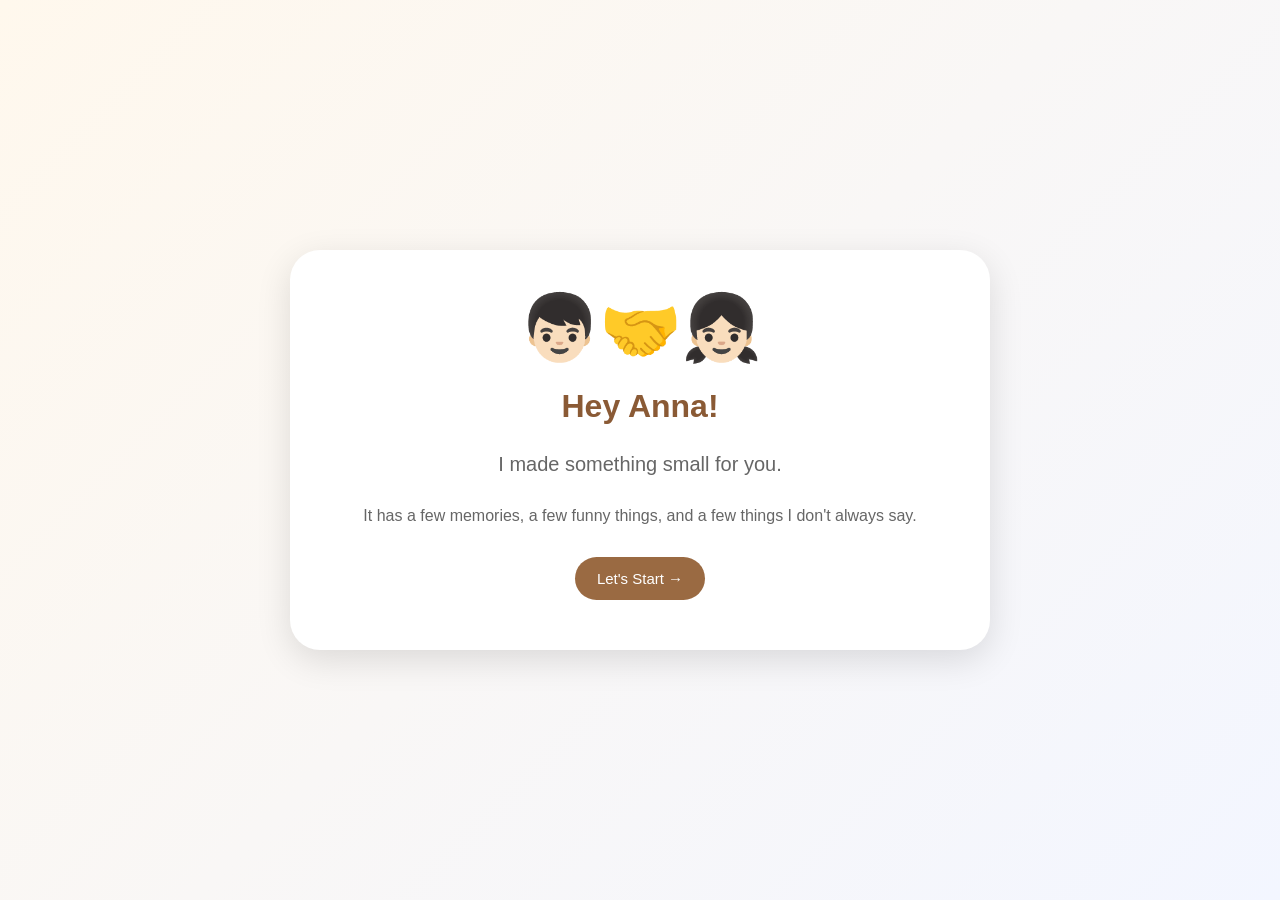
<file: index.html>
<!DOCTYPE html>
<html lang="en">

<head>
    <meta charset="UTF-8">

    <meta name="viewport"
          content="width=device-width, initial-scale=1.0">

    <title>For My Brother</title>

    <link rel="stylesheet" href="style.css">
</head>

<body>

    <div class="page">

        <div class="card">

            <div class="siblings">
                👦🏻🤝👧🏻
            </div>

            <h1>Hey Anna!</h1>

            <p class="big-text">
                I made something small for you.
            </p>

            <p>
                It has a few memories,
                a few funny things,
                and a few things I don't always say.
            </p>

            <button onclick="location.href='memories.html'">

                Let's Start →

            </button>

        </div>

    </div>

</body>

</html>
</file>
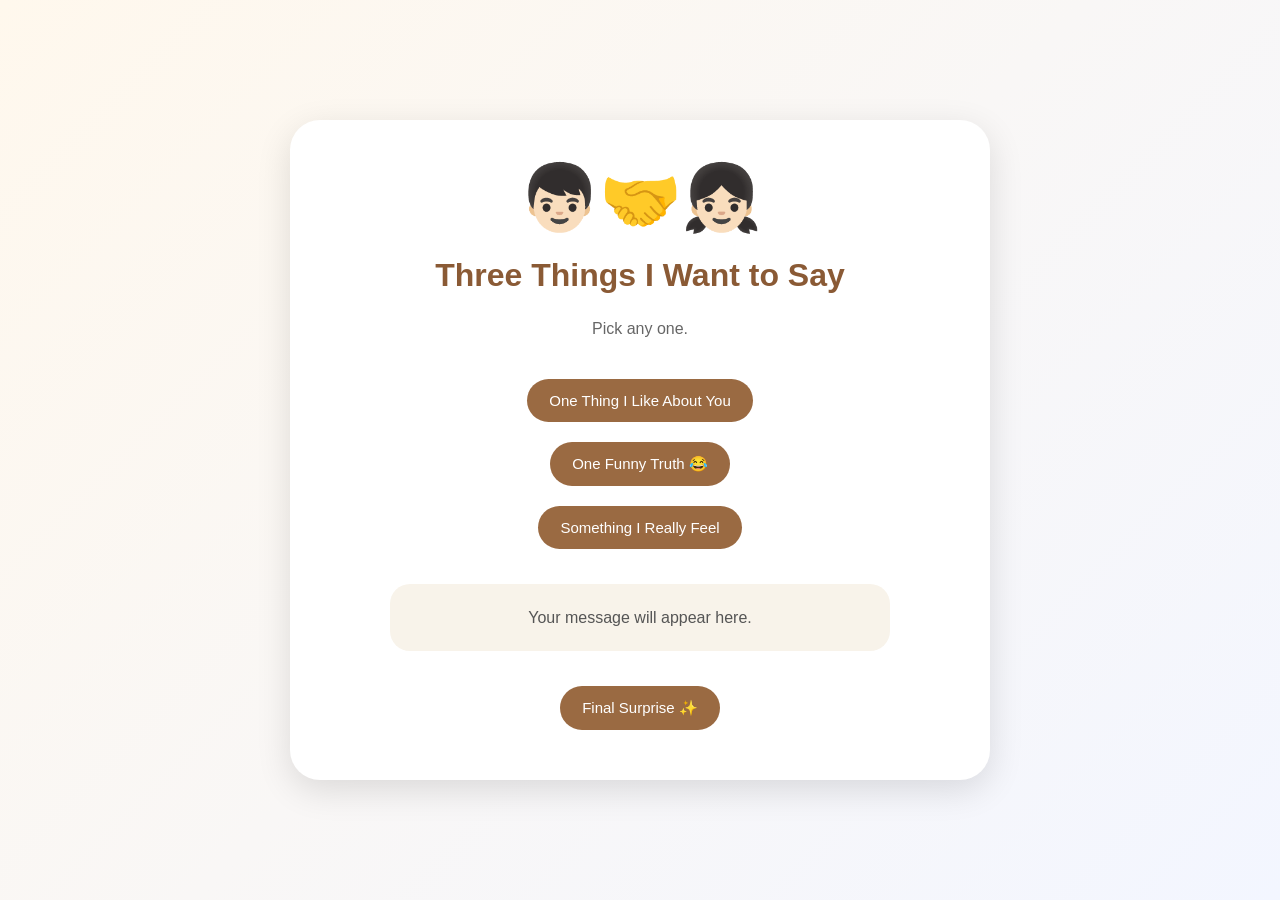
<file: feelings.html>
<!DOCTYPE html>
<html lang="en">

<head>

    <meta charset="UTF-8">

    <meta name="viewport"
          content="width=device-width, initial-scale=1.0">

    <title>Things I Want to Say</title>

    <link rel="stylesheet" href="style.css">

</head>

<body>

    <div class="page">

        <div class="card">

            <div class="siblings">
                👦🏻🤝👧🏻
            </div>

            <h1>Three Things I Want to Say</h1>

            <p>
                Pick any one.
            </p>


            <div class="feeling-buttons">

                <button onclick="showFeeling('like')">

                    One Thing I Like About You

                </button>


                <button onclick="showFeeling('funny')">

                    One Funny Truth 😂

                </button>


                <button onclick="showFeeling('real')">

                    Something I Really Feel

                </button>

            </div>


            <div id="feelingMessage"
                 class="message-popup">

                Your message will appear here.

            </div>


            <button onclick="location.href='surprise.html'">

                Final Surprise ✨

            </button>

        </div>

    </div>


    <script src="script.js"></script>

</body>

</html>
</file>
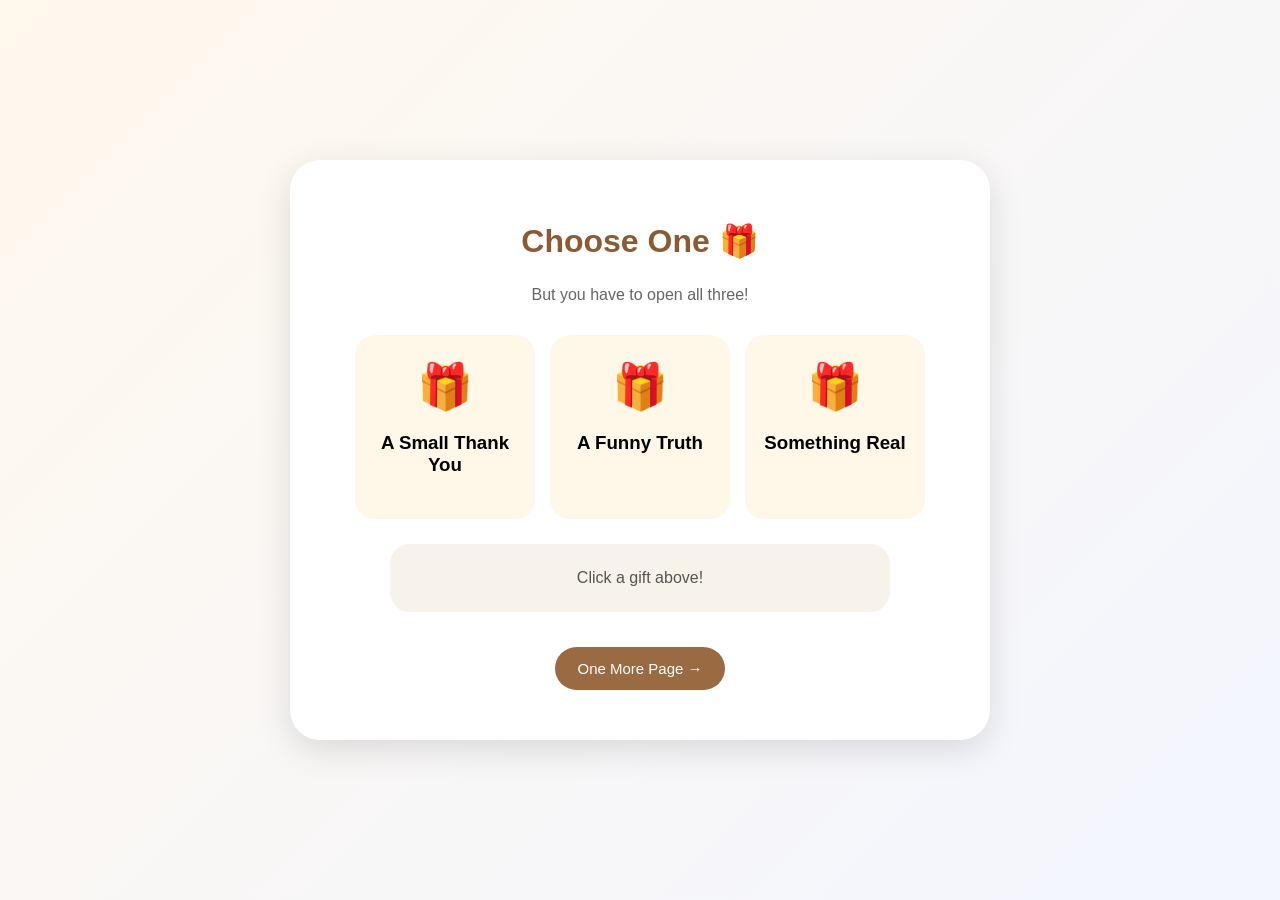
<file: gifts.html>
<!DOCTYPE html>
<html lang="en">

<head>

    <meta charset="UTF-8">

    <meta name="viewport"
          content="width=device-width, initial-scale=1.0">

    <title>Choose a Gift</title>

    <link rel="stylesheet" href="style.css">

</head>

<body>

    <div class="page">

        <div class="card">

            <h1>Choose One 🎁</h1>

            <p>
                But you have to open all three!
            </p>


            <div class="gift-container">


                <div class="gift"
                     onclick="openGift('gift1')">

                    <div class="gift-icon">
                        🎁
                    </div>

                    <h3>A Small Thank You</h3>

                </div>


                <div class="gift"
                     onclick="openGift('gift2')">

                    <div class="gift-icon">
                        🎁
                    </div>

                    <h3>A Funny Truth</h3>

                </div>


                <div class="gift"
                     onclick="openGift('gift3')">

                    <div class="gift-icon">
                        🎁
                    </div>

                    <h3>Something Real</h3>

                </div>

            </div>


            <div id="giftMessage"
                 class="message-popup">

                Click a gift above!

            </div>


            <button onclick="location.href='feelings.html'">

                One More Page →

            </button>

        </div>

    </div>


    <script src="script.js"></script>

</body>

</html>
</file>
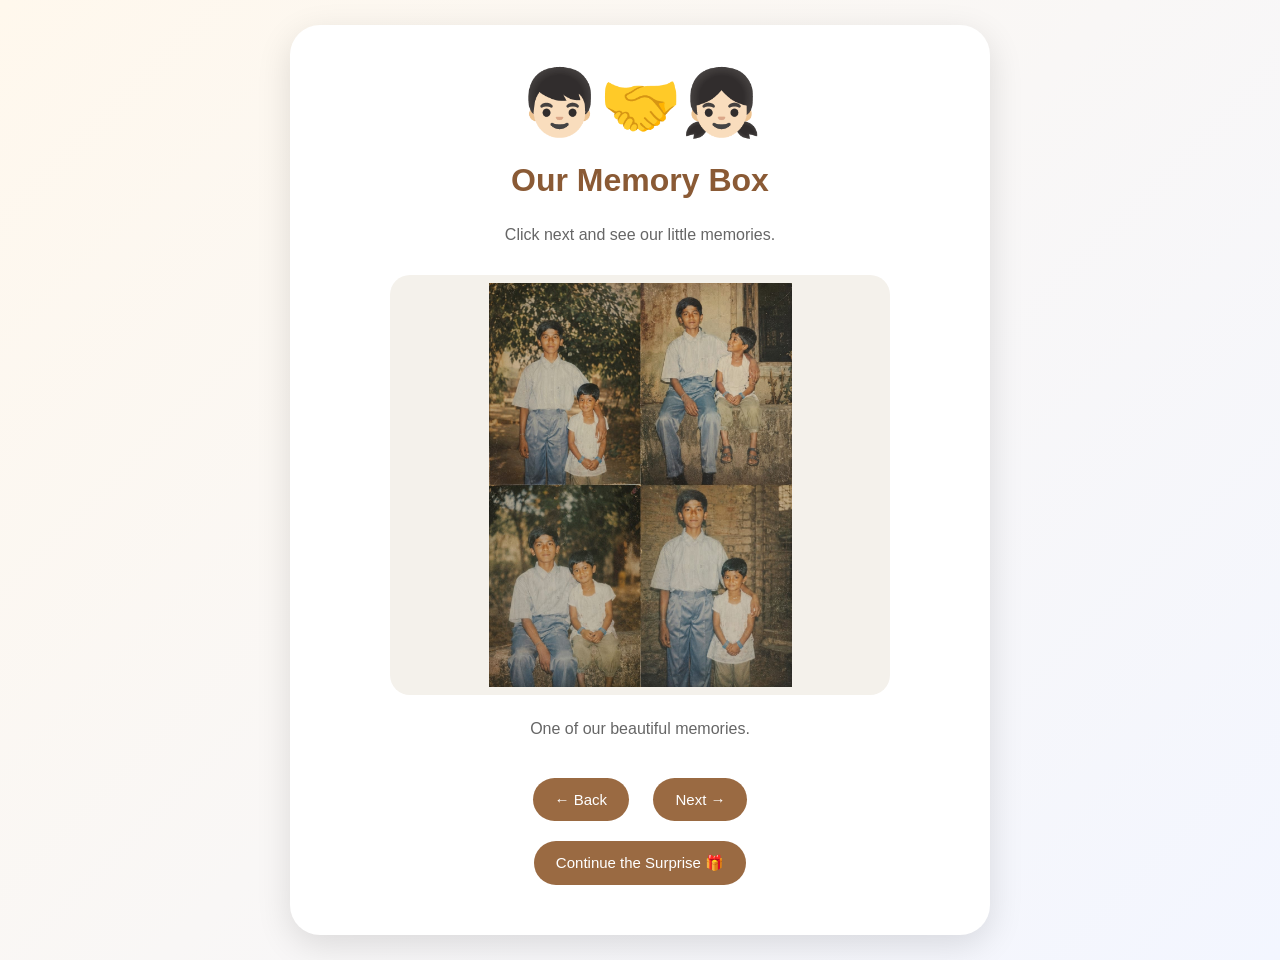
<file: memories.html>
<!DOCTYPE html>
<html lang="en">

<head>

    <meta charset="UTF-8">

    <meta name="viewport"
          content="width=device-width, initial-scale=1.0">

    <title>Our Memories</title>

    <link rel="stylesheet" href="style.css">

</head>

<body>

    <div class="page">

        <div class="card">

            <div class="siblings">
                👦🏻🤝👧🏻
            </div>

            <h1>Our Memory Box</h1>

            <p>
                Click next and see our little memories.
            </p>


            <div class="memory-box">

                <img id="memoryPhoto"
                   src="images/photo1.jpg"
                   alt="Me and my brother">

               


                <p id="memoryText">

                    One of our beautiful memories.

                </p>

            </div>


            <div class="memory-buttons">

                <button onclick="previousPhoto()">
                    ← Back
                </button>

                <button onclick="nextPhoto()">
                    Next →
                </button>

            </div>


            <button onclick="location.href='gifts.html'">

                Continue the Surprise 🎁

            </button>

        </div>

    </div>


    <script src="script.js"></script>

</body>

</html>
</file>
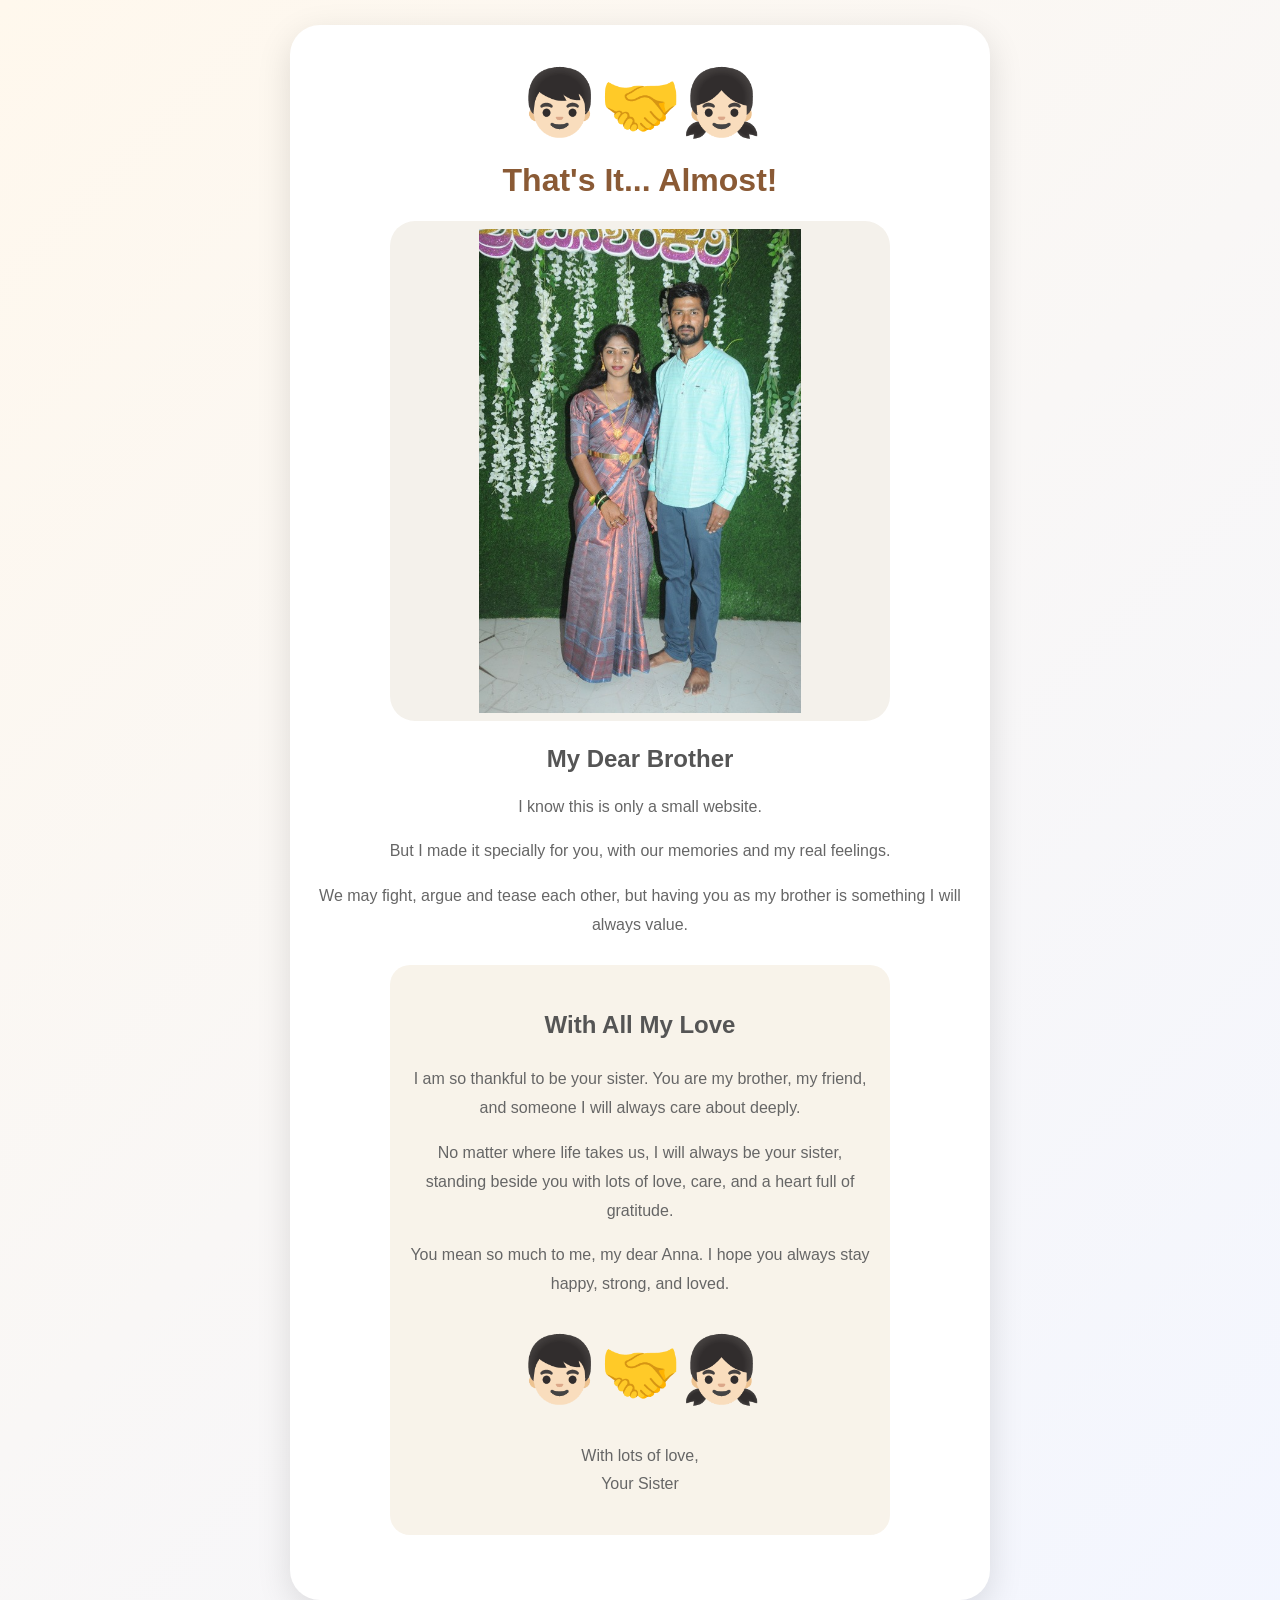
<file: surprise.html>
<!DOCTYPE html>
<html lang="en">

<head>

    <meta charset="UTF-8">

    <meta name="viewport"
          content="width=device-width, initial-scale=1.0">

    <title>A Small Surprise</title>

    <link rel="stylesheet" href="style.css">

</head>

<body>

    <div class="page">

        <div class="card">

            <div class="siblings">
                👦🏻🤝👧🏻
            </div>

            <h1>That's It... Almost!</h1>


            <div class="final-photo-box">

                 <img src="images/photo4.jpg"
                     alt="Me and my brother">

            </div>


            <h2>My Dear Brother</h2>


            <p>
                I know this is only a small website.
            </p>

            <p>
                But I made it specially for you,
                with our memories and my real feelings.
            </p>

            <p>
                We may fight, argue and tease each other,
                but having you as my brother is something
                I will always value.
            </p>


            <div class="message-popup">

                <h2>With All My Love</h2>

                <p>
                    I am so thankful to be your sister.
                    You are my brother, my friend, and someone
                    I will always care about deeply.
                </p>

                <p>
                    No matter where life takes us, I will always
                    be your sister, standing beside you with lots
                    of love, care, and a heart full of gratitude.
                </p>

                <p>
                    You mean so much to me, my dear Anna.
                    I hope you always stay happy, strong, and loved.
                </p>

                <div class="siblings">
                    👦🏻🤝👧🏻
                </div>

                <p>
                    With lots of love,<br>
                    Your Sister
                </p>

            </div>

        </div>

    </div>

</body>

</html>
</file>
<file: style.css>
* {
    box-sizing: border-box;
}

body {
    margin: 0;

    font-family: Arial, sans-serif;

    background: linear-gradient(
        135deg,
        #fff8ed,
        #f3f6ff
    );

    min-height: 100vh;
}

.page {
    min-height: 100vh;

    display: flex;

    justify-content: center;
    align-items: center;

    padding: 25px;
}

.card {
    width: 100%;
    max-width: 700px;

    background: white;

    text-align: center;

    padding: 40px 25px;

    border-radius: 30px;

    box-shadow:
        0 10px 35px
        rgba(0, 0, 0, 0.12);
}

.siblings {
    font-size: 65px;

    animation: move 2s infinite ease-in-out;
}

@keyframes move {

    0% {
        transform: translateY(0);
    }

    50% {
        transform: translateY(-7px);
    }

    100% {
        transform: translateY(0);
    }

}

h1 {
    color: #8a5a35;
}

h2 {
    color: #555;
}

p {
    color: #666;

    line-height: 1.8;

    font-size: 16px;
}

.big-text {
    font-size: 20px;
}

button {
    border: none;

    background: #9a6a42;

    color: white;

    padding: 13px 22px;

    margin: 10px;

    border-radius: 25px;

    cursor: pointer;

    font-size: 15px;

    transition: 0.3s;
}

button:hover {
    transform: scale(1.05);
}


/* MEMORY PHOTO */

.memory-box {
    margin: 25px auto;
}

.memory-box img {

    width: 100%;

    max-width: 500px;

    height: 420px;

    object-fit: contain;

    background: #f4f1eb;

    border-radius: 20px;

    padding: 8px;

}


/* GIFT CARDS */

.gift-container {

    display: flex;

    justify-content: center;

    flex-wrap: wrap;

    gap: 15px;

    margin: 25px 0;
}

.gift {

    width: 180px;

    background: #fff7e8;

    padding: 25px 15px;

    border-radius: 20px;

    cursor: pointer;

    transition: 0.3s;
}

.gift:hover {

    transform:
        translateY(-8px)
        rotate(1deg);
}

.gift-icon {
    font-size: 45px;
}


/* MESSAGE BOX */

.message-popup {

    margin: 25px auto;

    max-width: 500px;

    padding: 20px;

    background: #f8f3ea;

    border-radius: 20px;

    color: #555;

    line-height: 1.7;

    animation: popup 0.4s ease;
}

@keyframes popup {

    from {
        opacity: 0;
        transform: scale(0.9);
    }

    to {
        opacity: 1;
        transform: scale(1);
    }

}


/* FEELINGS */

.feeling-buttons {

    display: flex;

    flex-direction: column;

    align-items: center;

    margin: 25px 0;
}


/* FINAL PHOTO */

.final-photo-box img {

    width: 100%;

    max-width: 500px;

    max-height: 500px;

    object-fit: contain;

    background: #f4f1eb;

    padding: 8px;

    border-radius: 25px;

}


/* MOBILE */

@media (max-width: 600px) {

    .card {
        padding: 30px 18px;
    }

    .siblings {
        font-size: 55px;
    }

    .memory-box img {
        height: 350px;
    }

    .gift {
        width: 100%;
    }

}
</file>
